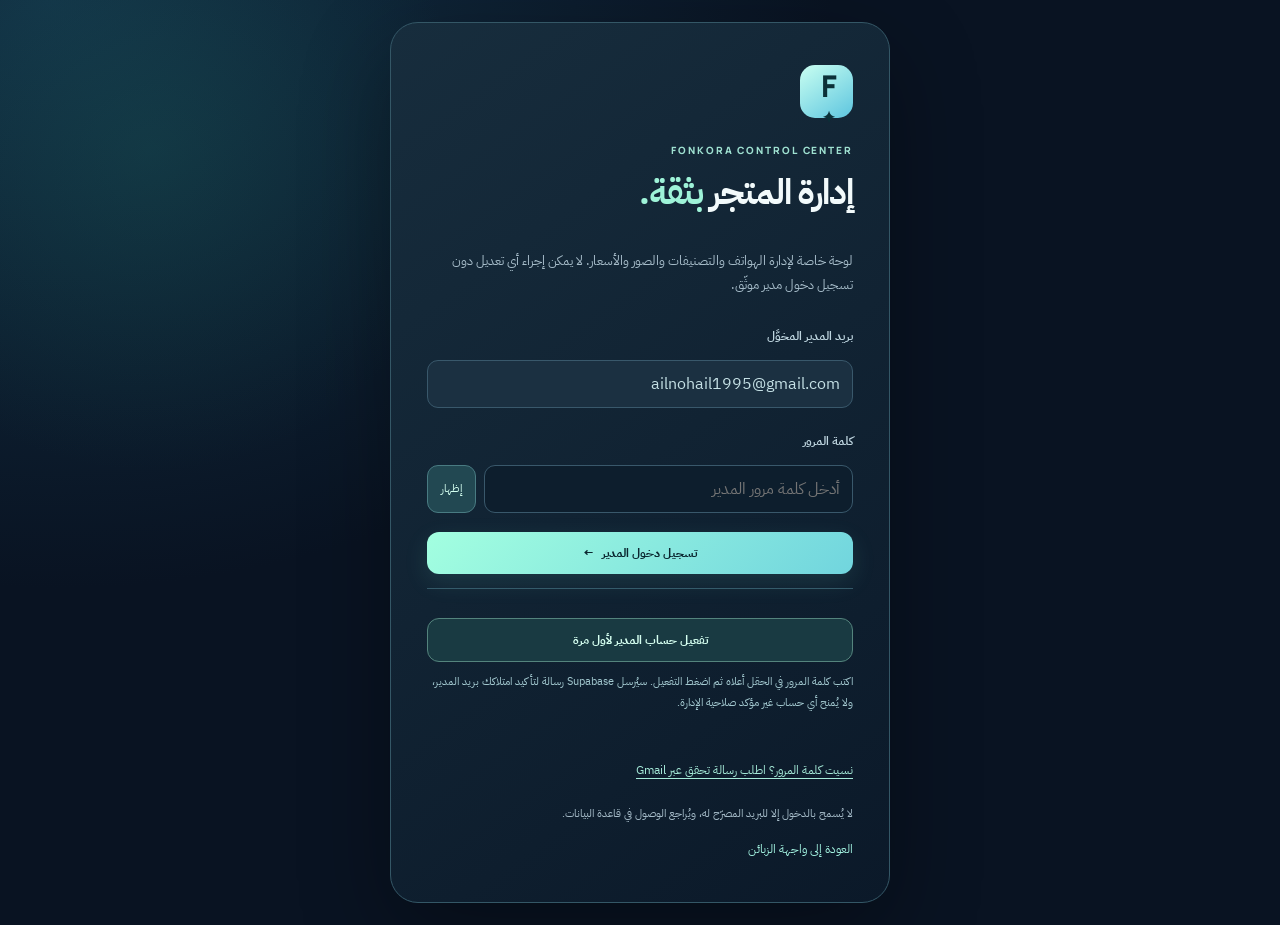
<file: admin.html>
<!doctype html>
<html lang="ar" dir="rtl">
<head>
<meta charset="utf-8">
<meta name="viewport" content="width=device-width,initial-scale=1,viewport-fit=cover">
<meta name="theme-color" content="#0a1323">
<meta name="robots" content="noindex,nofollow,noarchive">
<meta name="description" content="لوحة إدارة فونكورا — الدخول للمصرح لهم فقط">
<link rel="icon" href="./assets/icon.svg" type="image/svg+xml">
<link rel="stylesheet" href="./admin.css">
<title>لوحة إدارة فونكورا | FONKORA</title>
</head>
<body>
<div id="toast" role="status" aria-live="polite" class="toast"></div>
<section id="login" class="login-screen" aria-label="تسجيل دخول المدير">
 <div class="login-glow"></div>
 <div class="login-card">
  <div class="brand-mark" aria-hidden="true">F<span>✦</span></div>
  <p class="eyebrow">FONKORA CONTROL CENTER</p>
  <h1>إدارة المتجر <em>بثقة.</em></h1>
  <p class="muted">لوحة خاصة لإدارة الهواتف والتصنيفات والصور والأسعار. لا يمكن إجراء أي تعديل دون تسجيل دخول مدير موثّق.</p>
  <form id="loginForm">
   <label for="loginEmail">بريد المدير المخوَّل</label>
   <input id="loginEmail" type="email" autocomplete="username" value="ailnohail1995@gmail.com" readonly required>
   <label for="loginPassword">كلمة المرور</label>
   <div class="password-wrap"><input id="loginPassword" type="password" autocomplete="current-password" placeholder="أدخل كلمة مرور المدير" required minlength="8"><button type="button" id="showLoginPassword" class="password-visibility" aria-label="إظهار كلمة المرور">إظهار</button></div>
   <button id="loginSubmit" class="btn primary" type="submit">تسجيل دخول المدير <span aria-hidden="true">←</span></button>
  </form>
  <div class="first-activation">
   <button id="signupAdmin" class="btn outline" type="button">تفعيل حساب المدير لأول مرة</button>
   <p class="muted">اكتب كلمة المرور في الحقل أعلاه ثم اضغط التفعيل. سيُرسل Supabase رسالة لتأكيد امتلاكك بريد المدير، ولا يُمنح أي حساب غير مؤكد صلاحية الإدارة.</p>
   <form id="signupConfirmForm" class="hidden">
     <label for="signupConfirmationCode">رمز تأكيد Gmail، إذا وصل في الرسالة بدلاً من الرابط</label>
     <input id="signupConfirmationCode" inputmode="numeric" autocomplete="one-time-code" type="text" maxlength="12" placeholder="الرمز من رسالة التفعيل">
     <button id="verifySignup" class="btn outline" type="submit">تأكيد الحساب بالرمز</button>
   </form>
   <p id="signupStatus" role="status" class="muted"></p>
  </div>
  <button id="forgotPassword" type="button" class="quiet-reset">نسيت كلمة المرور؟ اطلب رسالة تحقق عبر Gmail</button>
  <form id="recoveryForm" class="hidden" autocomplete="off">
   <h2>تأكيد تغيير كلمة المرور</h2>
   <p class="muted" id="recoveryHelp">سنرسل رسالة استعادة إلى بريد المدير. افتح رابط التحقق، أو أدخل الرمز إذا وصل رمز رقمي.</p>
   <label for="recoveryCode">رمز التحقق من البريد (اختياري عند استخدام الرابط)</label>
   <input id="recoveryCode" type="text" inputmode="numeric" autocomplete="one-time-code" maxlength="12" placeholder="رمز التحقق إن كان مذكوراً في الرسالة">
   <label for="newPassword">كلمة المرور الجديدة</label>
   <input id="newPassword" type="password" autocomplete="new-password" minlength="12" placeholder="١٢ محرفاً على الأقل" required>
   <label for="confirmNewPassword">تأكيد كلمة المرور</label>
   <input id="confirmNewPassword" type="password" autocomplete="new-password" minlength="12" placeholder="أعد كتابة كلمة المرور الجديدة" required>
   <button id="confirmRecovery" class="btn primary" type="submit">تأكيد التحقق وتغيير كلمة المرور</button>
   <button id="cancelRecovery" type="button" class="btn outline">العودة إلى تسجيل الدخول</button>
  </form>
  <div id="loginStatus" class="message muted" role="status">لا يُسمح بالدخول إلا للبريد المصرّح له، ويُراجع الوصول في قاعدة البيانات.</div>
  <a class="quiet-link" href="./">العودة إلى واجهة الزبائن</a>
 </div>
</section>

<div id="dashboard" class="dashboard hidden">
 <aside class="sidebar">
  <div class="sidebar-brand"><div class="brand-mark">F<span>✦</span></div><div><strong>فونكورا</strong><small>لوحة الإدارة</small></div></div>
  <p class="side-section">المتجر</p>
  <nav aria-label="أقسام الإدارة">
   <button class="nav-btn active" data-page="overview">⌂ <span>نظرة عامة</span></button>
   <button class="nav-btn" data-page="phones">▣ <span>الهواتف والمواصفات</span></button>
   <button class="nav-btn" data-page="brands">◈ <span>الماركات</span></button>
   <button class="nav-btn" data-page="categories">◇ <span>تصنيفات الإكسسوارات</span></button>
   <button class="nav-btn" data-page="variants">▧ <span>الإصدارات والمخزون</span></button>
   <button class="nav-btn" data-page="prices">＄ <span>الأسعار الأولية</span></button>
   <button class="nav-btn" data-page="settings">⚙ <span>الإعدادات والأمان</span></button>
  </nav>
  <div class="sidebar-foot"><p id="identity" class="muted">مدير مخوَّل</p><a href="./" target="_blank" rel="noopener">عرض المتجر ↗</a><button id="logout" class="logout">تسجيل الخروج</button></div>
 </aside>
 <div class="main-area">
  <header class="topbar"><div><p class="eyebrow">FONKORA / ADMIN</p><h1 id="pageTitle">نظرة عامة</h1></div><div class="topbar-actions"><span class="state-chip">● اتصال آمن</span><button class="btn outline small" id="reloadAll">تحديث البيانات</button></div></header>
  <main class="content">
   <section class="tab active" id="page-overview">
    <div class="intro-banner"><p class="eyebrow">لوحة التحكم</p><h2>كل ما يحتاجه متجرك، في مكان واحد.</h2><p>أنشئ مسودات جديدة، راجع صور الأجهزة ومواصفاتها، ثم انشرها عندما تصبح صحيحة. لا تخلط الأسعار التقديرية بمنتجات متاحة للشراء.</p><div class="banner-actions"><button class="btn primary" data-open="phones" data-new="phone">+ إضافة هاتف</button><button class="btn outline" data-open="brands" data-new="brand">+ ماركة جديدة</button></div></div>
    <div class="stat-grid" id="stats"></div>
    <div class="grid-two"><div class="panel"><h3>خطوات نشر جهاز جديد</h3><div class="process"><span>١</span><p>حدّد الماركة وأدخل الاسم والمواصفات وروابط المصدر الرسمية.</p></div><div class="process"><span>٢</span><p>ارفع صورة الجهاز بعد تفريغها أو اختر رابطاً مرخّصاً للصورة.</p></div><div class="process"><span>٣</span><p>احفظ مسودة وأضف السعر الأولي أو إصداراً فعلياً، ثم انشر بعد المراجعة.</p></div></div><div class="panel"><h3>حالة البيع</h3><p class="safe-note">الكتالوج للعرض والاختيار حالياً. إضافة سعر أو مخزون هنا لا تفعّل الدفع أو تلقي طلبات العملاء تلقائياً.</p><p id="overviewCounts" class="muted"></p><button class="btn outline" data-open="prices">مراجعة الأسعار</button></div></div>
   </section>

   <section class="tab" id="page-phones">
    <div class="section-head"><div><h2>إدارة الهواتف</h2><p>أضف جهازاً بكل تفاصيله، أو عدّل الموجود، أو أوقف نشره.</p></div><button class="btn primary" id="newPhone">+ إضافة هاتف جديد</button></div>
    <div class="panel list-tools"><input id="phoneSearch" type="search" placeholder="ابحث بالاسم أو الماركة أو المعرّف..." aria-label="البحث في الهواتف"><select id="phoneStateFilter" aria-label="حالة النشر"><option value="all">كل الحالات</option><option value="published">المنشورة</option><option value="draft">المسودات</option></select><span id="phoneTotal" class="muted"></span></div>
    <div class="records" id="phonesList"></div>
   </section>

   <section class="tab" id="page-brands">
    <div class="section-head"><div><h2>الماركات</h2><p>أضف شركة جديدة لتظهر في شريط الماركات بعد نشرها.</p></div><button class="btn primary" id="newBrand">+ ماركة جديدة</button></div>
    <div id="brandsList" class="records"></div>
   </section>

   <section class="tab" id="page-categories">
    <div class="section-head"><div><h2>تصنيفات المتجر</h2><p>أنشئ تصنيفات للهواتف والإكسسوارات لتنظيم التصفح وإدارة الكتالوج.</p></div><div class="banner-actions"><button class="btn primary" id="newCatalogCategory">+ تصنيف عام</button><button class="btn outline" id="newCategory">+ تصنيف إكسسوار</button></div></div>
    <div class="panel"><h3>التصنيفات العامة</h3><div id="catalogCategoriesList" class="records"></div></div>
    <div class="panel"><h3>فئات الإكسسوارات والتوافق</h3><div id="categoriesList" class="records"></div></div>
   </section>

   <section class="tab" id="page-variants">
    <div class="section-head"><div><h2>الإصدارات والمخزون</h2><p>إدارة السعة والذاكرة واللون والـSKU والسعر والمخزون الفعلي.</p></div><button class="btn primary" id="newVariant">+ إضافة إصدار</button></div>
    <div id="variantsList" class="records"></div>
   </section>

   <section class="tab" id="page-prices">
    <div class="section-head"><div><h2>الأسعار الأولية</h2><p>عدّل تقديرات الأسعار بالدولار مع بقائها واضحة وغير معتمدة للبيع.</p></div></div>
    <div class="panel"><input id="priceSearch" type="search" placeholder="ابحث عن جهاز لتعديل سعره..."><div id="pricesList" class="price-list"></div></div>
   </section>

   <section class="tab" id="page-settings">
    <div class="section-head"><div><h2>الإعدادات والحماية</h2><p>صلاحيات المدير، وحالة خدمات التطبيق، وآلية نشر المنتجات.</p></div></div>
    <div class="grid-two">
      <div class="panel"><h3>حماية البيانات</h3><p>المدير المخوَّل: <strong>ailnohail1995@gmail.com</strong></p><button id="changePassword" type="button" class="btn outline">🔐 إرسال رمز تغيير كلمة المرور إلى Gmail</button>
<p id="recoveryStatus" class="muted">يُرسل رمز تحقق إلى البريد المسجّل للمدير، ثم يُستخدم لتغيير كلمة المرور.</p>
<form id="reauthPasswordForm" class="reauth-form hidden">
  <label for="reauthNonce">رمز التحقق الذي وصلك عبر Gmail</label>
  <input id="reauthNonce" type="text" inputmode="numeric" autocomplete="one-time-code" maxlength="12" placeholder="رمز إعادة التحقق" required>
  <label for="reauthNewPassword">كلمة المرور الجديدة</label>
  <input id="reauthNewPassword" type="password" autocomplete="new-password" minlength="12" placeholder="١٢ محرفاً على الأقل" required>
  <label for="reauthPasswordRepeat">تأكيد كلمة المرور</label>
  <input id="reauthPasswordRepeat" type="password" autocomplete="new-password" minlength="12" required>
  <div class="form-actions"><button id="saveVerifiedPassword" type="submit" class="btn primary">تأكيد الرمز وتغيير كلمة المرور</button><button id="cancelVerifiedPassword" type="button" class="btn outline">إلغاء</button></div>
</form><p>مسموح بالتعديل فقط لحساب المدير الموثَّق. تعمل سياسة RLS في قاعدة البيانات، وليس اعتماداً على إخفاء هذا الرابط.</p><p class="safe-note">صلاحية إضافة المنتجات لا تعني صلاحية إصدار فواتير أو تحصيل مدفوعات؛ هذه المزايا لم تُبنَ بعد.</p></div>
      <div class="panel"><h3>العملة وسعر الصرف</h3><p>يتلقى المتجر سعر الصرف المرجعي تلقائياً من خدمة Cloudflare المخصصة ويُظهر المصدر وتاريخ التحديث.</p><div id="fxInfo" class="muted">قراءة سعر الصرف...</div><button id="checkFx" class="btn outline">تحقق من السعر الآن</button></div>
      <div class="panel"><h3>صور المنتجات</h3><p>رفع صورة JPEG أو PNG أو WebP إلى مساحة فونكورا العامة، وتحويلها تلقائياً إلى WebP مضغوط. يُفضّل رفع صورة أصلية شفافة أو مرخّصة.</p><p class="muted">صورة الجهاز تُحفظ داخل تخزين مشروعك، لا في محادثة ChatGPT.</p></div>
      <div class="panel"><h3>عمليات التدقيق</h3><p>كل إضافة أو تعديل أو إيقاف نشر يُسجل في قاعدة البيانات بتاريخ ومرجع وحساب المنفّذ.</p><p class="muted">الاحتفاظ بسجل التعديلات يساعد في معالجة الأخطاء، لكنه لا يغني عن النسخ الاحتياطي.</p><button id="showAudit" type="button" class="btn outline">عرض آخر التغييرات</button><div id="auditList" class="audit-list muted" aria-live="polite"></div></div>
    </div>
   </section>
  </main>
 </div>
</div>

<div id="editorOverlay" class="editor-overlay hidden" role="presentation">
 <section class="editor-panel" role="dialog" aria-modal="true" aria-labelledby="editorHeading">
  <header class="editor-head"><div><p class="eyebrow">FONKORA EDITOR</p><h2 id="editorHeading">إضافة جديد</h2></div><button id="closeEditor" type="button" class="icon-close" aria-label="إغلاق">×</button></header>
  <form id="editorForm" autocomplete="off">
   <div id="editorFields"></div>
   <div id="editorStatus" class="muted" role="status"></div>
   <footer class="editor-foot"><button id="cancelEdit" type="button" class="btn outline">إلغاء</button><button id="saveEdit" type="submit" class="btn primary">حفظ البيانات</button></footer>
  </form>
 </section>
</div>
<script src="./admin.js" defer></script>
</body>
</html>
</file>
<file: admin.css>
@import url('https://fonts.googleapis.com/css2?family=IBM+Plex+Sans+Arabic:wght@400;500;600;700&family=Manrope:wght@500;600;700;800&display=swap');
:root{font-family:"IBM Plex Sans Arabic",Tahoma,Arial,sans-serif;color-scheme:dark;--bg:#091322;--panel:#101f30;--panel2:#15283a;--stroke:#31475a;--text:#f2fafb;--muted:#a6bcc9;--mint:#9ef3d8;--cyan:#65c7e0;--warning:#ffe0a2}
*{box-sizing:border-box}html,body{margin:0;min-height:100%;background:var(--bg);color:var(--text)}body{background:radial-gradient(ellipse at 4% 0%,#123146 0%,#091322 45%)}button,input,select,textarea{font:inherit}button{cursor:pointer}button:disabled{opacity:.6;cursor:wait}a{color:var(--mint);text-decoration:none}.hidden{display:none!important}.muted{color:var(--muted)}.eyebrow{font:800 10px Manrope,Tahoma,sans-serif;letter-spacing:1.9px;color:#9fe1d1}.btn{display:inline-flex;justify-content:center;align-items:center;gap:8px;border-radius:12px;border:1px solid #426677;padding:12px 19px;font-size:12px;font-weight:700;background:var(--panel2);color:var(--text);transition:.2s}.btn:hover{filter:brightness(1.15)}.btn.primary{background:linear-gradient(135deg,#a3ffe0,#71d5de);border:0;color:#0b2730;box-shadow:0 8px 25px rgba(104,224,207,.12)}.btn.outline{background:#163044;border-color:#527e88;color:#d6fff4}.btn.small{padding:8px 12px;font-size:11px}.quiet-link{display:inline-block;margin-top:18px;font-size:12px;color:#a1f1df}.toast{position:fixed;z-index:300;bottom:26px;left:50%;transform:translateX(-50%) translateY(40px);opacity:0;padding:13px 18px;max-width:min(95vw,600px);border:1px solid #518a85;border-radius:13px;background:#14352f;color:#e3fff1;transition:.2s;pointer-events:none;box-shadow:0 16px 45px #0008;font-size:13px}.toast.show{transform:translateX(-50%) translateY(0);opacity:1}.toast.error{border-color:#b77276;background:#42262d;color:#ffdedc}
input,select,textarea{color:var(--text);border:1px solid #39586b;background:#0d1e2d;border-radius:11px;padding:11px 12px;width:100%;min-width:0;outline-offset:2px}textarea{resize:vertical;min-height:98px;line-height:1.8}input:focus-visible,select:focus-visible,textarea:focus-visible{outline:2px solid var(--mint)}input[readonly]{background:#1b3041;color:#c5e0e5}label{font-size:12px;font-weight:600;color:#bed5df}h1,h2,h3,p{margin-top:0}h1,h2,h3{line-height:1.5}p{line-height:1.9;font-size:13px}.login-screen{min-height:100vh;display:grid;place-items:center;padding:22px;overflow:hidden;position:relative}.login-glow{position:absolute;width:700px;height:700px;border-radius:50%;background:radial-gradient(circle,#1b655d44,transparent 65%);top:-200px;left:-200px;pointer-events:none}.login-card{position:relative;z-index:1;width:100%;max-width:500px;border:1px solid #345766;background:linear-gradient(145deg,#172d3d,#0b1929);border-radius:28px;padding:42px 36px;box-shadow:0 30px 90px #0005}.brand-mark{background:linear-gradient(145deg,#c9fff1,#5dc5df);color:#0b3038;font:800 30px Manrope,sans-serif;display:grid;place-items:center;border-radius:15px;width:53px;height:53px;letter-spacing:-4px}.brand-mark span{font-size:16px}.login-card>.eyebrow{margin-top:25px}.login-card h1{font-size:35px;font-weight:700;letter-spacing:-1px}.login-card h1 em{color:var(--mint);font-style:normal}.login-card label{display:block;margin:16px 0 7px}.login-card .btn{width:100%;margin-top:11px}.login-card .message{font-size:11px;margin-top:16px}
.dashboard{display:grid;grid-template-columns:236px minmax(0,1fr);min-height:100vh}.sidebar{position:sticky;top:0;height:100vh;display:flex;flex-direction:column;gap:8px;border-left:1px solid #2b465a;background:#0d1b2b;padding:23px 14px}.sidebar-brand{display:flex;align-items:center;gap:12px;margin-bottom:26px;padding:5px}.sidebar-brand strong{display:block;font-size:18px}.sidebar-brand small{color:#96b8c7;font-size:10px}.side-section{font-size:10px;color:#7f9cad;padding:0 12px;margin:5px 0 7px}.sidebar nav{display:grid;gap:5px}.nav-btn{border:1px solid transparent;background:transparent;display:flex;align-items:center;text-align:right;gap:12px;color:#b9cbd6;padding:12px 15px;border-radius:12px;font-size:12px;font-weight:600}.nav-btn.active{background:#1c4548;color:#b5ffe3;border-color:#4a7773}.nav-btn:hover{background:#1b3546}.sidebar-foot{margin-top:auto;border-top:1px solid #30485a;padding:15px 8px;display:grid;gap:10px}.sidebar-foot p{font-size:10px;overflow-wrap:anywhere;margin:0}.sidebar-foot a{font-size:11px}.logout{background:#2c2231;color:#ffc9c9;border:1px solid #664e5f;border-radius:11px;padding:11px}.topbar{padding:25px 33px;border-bottom:1px solid #2d4657;background:#0c1928c2;display:flex;align-items:center;justify-content:space-between;gap:12px}.topbar h1{font-size:25px;margin:4px 0 0}.topbar .eyebrow{margin:0}.topbar-actions{display:flex;align-items:center;gap:13px}.state-chip{font-size:10px;color:#aeffdf;border-radius:50px;border:1px solid #35655f;padding:8px 10px;background:#173d3a;white-space:nowrap}.content{max-width:1400px;margin:0 auto;padding:27px 31px 60px}.tab{display:none}.tab.active{display:block}.intro-banner{border:1px solid #37747c;border-radius:24px;background:radial-gradient(circle at 20% 20%,#205d60,#122c43 65%,#112439);padding:29px;margin-bottom:20px}.intro-banner h2{font-size:26px;max-width:570px;margin:6px 0}.intro-banner>p:last-of-type{color:#b4d7db;max-width:650px}.banner-actions{display:flex;gap:10px;flex-wrap:wrap;margin-top:15px}.stat-grid{display:grid;grid-template-columns:repeat(4,minmax(0,1fr));gap:14px;margin-bottom:20px}.stat{background:var(--panel);border:1px solid var(--stroke);border-radius:18px;padding:19px}.stat small{font-size:11px;color:var(--muted)}.stat strong{display:block;font:800 28px Manrope,sans-serif;margin-top:9px;color:#d9fff2}.grid-two{display:grid;grid-template-columns:1fr 1fr;gap:18px}.panel{background:var(--panel);border:1px solid var(--stroke);border-radius:18px;padding:21px;margin-bottom:17px}.panel h3{font-size:16px}.safe-note{color:#e8d7a2;border:1px solid #716743;background:#433b2238;border-radius:13px;padding:12px}.process{display:flex;gap:11px;align-items:flex-start;margin:12px 0}.process span{border-radius:11px;background:#245854;color:var(--mint);padding:7px 12px;font-weight:700;font-size:12px}.process p{margin:0}.section-head{display:flex;justify-content:space-between;align-items:center;gap:15px;margin-bottom:17px}.section-head h2{font-size:23px;margin:0}.section-head p{color:var(--muted);margin:3px 0 0}.list-tools{display:flex;gap:11px;align-items:center}.list-tools input{max-width:500px}.list-tools select{max-width:180px}.records{display:grid;gap:10px}.record{display:flex;align-items:center;gap:14px;background:#112338;border:1px solid #325066;border-radius:15px;padding:13px 15px}.record-img{flex:none;width:66px;height:66px;border-radius:13px;border:1px solid #2b5165;object-fit:contain;background:radial-gradient(circle,#215366,#142f46)}.record-image-fallback{display:grid;place-items:center;color:#9ed9df;font-size:22px}.record-main{min-width:0;flex:1}.record-main strong{display:block;font-size:13px;line-height:1.6}.record-main p{color:#9cb8ca;font-size:11px;margin:2px 0;overflow-wrap:anywhere}.record-meta{display:flex;align-items:center;gap:8px;flex-wrap:wrap}.pill{font-size:10px;white-space:nowrap;border:1px solid #426878;border-radius:20px;padding:4px 9px;background:#203e50;color:#cce5ee}.pill.draft{border-color:#6f6252;color:#f4dcaf;background:#443721}.pill.published{border-color:#3e7163;color:#bcffe3;background:#1f4840}.record-action{background:#1e4551;border:1px solid #4b8382;color:#baffeb;padding:9px 13px;border-radius:10px;font-weight:600;font-size:11px}.price-list{display:grid;gap:7px;max-height:65vh;overflow:auto;margin-top:16px}.price-line{display:grid;grid-template-columns:1fr 130px 120px;align-items:center;gap:12px;padding:10px;border-bottom:1px solid #264054}.price-line strong{font-size:12px}.price-line small{display:block;color:var(--muted);font-size:10px}.price-line button{border:1px solid #588b83;background:#193f3c;color:#c0ffe3;padding:8px;border-radius:10px;font-size:11px}
.editor-overlay{position:fixed;z-index:150;inset:0;background:#030a11bb;display:flex;justify-content:flex-start;align-items:stretch}.editor-panel{width:min(790px,100vw);overflow:hidden;display:flex;flex-direction:column;height:100%;background:#0e1d2e;border-right:1px solid #4a6b7d;box-shadow:0 0 70px #0009}.editor-head{display:flex;align-items:center;justify-content:space-between;padding:20px 26px;border-bottom:1px solid #345168}.editor-head h2{margin:0;font-size:22px}.editor-head .eyebrow{margin:0}.icon-close{font-size:26px;color:#dfebf0;background:#183043;border:1px solid #47667b;border-radius:12px;width:43px;height:43px}.editor-panel form{display:flex;flex-direction:column;flex:1;min-height:0}.editor-panel #editorFields{overflow:auto;flex:1;padding:23px 25px}.form-grid{display:grid;grid-template-columns:1fr 1fr;gap:15px}.field{display:grid;gap:8px;margin-bottom:9px}.field.wide{grid-column:1/-1}.field small{color:var(--muted);font-size:10px}.checkbox-field{display:flex;gap:10px;align-items:center;border:1px solid #305168;border-radius:12px;background:#13293c;padding:13px}.checkbox-field input{width:20px;height:20px;accent-color:#88e8cf}.checkbox-field label{flex:1}.form-block-title{grid-column:1/-1;font-size:14px;margin:10px 0 0;padding-bottom:9px;border-bottom:1px solid #355163}.image-preview{border-radius:15px;background:radial-gradient(circle,#28495c,#0b1d2c);min-height:160px;display:grid;place-items:center;overflow:hidden}.image-preview img{max-height:200px;width:95%;object-fit:contain;filter:drop-shadow(0 12px 17px #0007)}.editor-foot{display:flex;justify-content:flex-end;gap:11px;border-top:1px solid #355163;padding:15px 25px;background:#102236}.editor-foot .btn{min-width:100px}.editor-panel #editorStatus{padding:7px 25px;font-size:11px;min-height:24px}.editor-tip{background:#143743;border:1px solid #3e6974;border-radius:12px;color:#d0f0ee;padding:11px 13px;font-size:11px;line-height:1.8}.warning-tip{background:#4235225a;border-color:#726142;color:#f4dfb2}
@media(max-width:1080px){.stat-grid{grid-template-columns:repeat(2,minmax(0,1fr))}.grid-two{grid-template-columns:1fr}.sidebar{width:218px}.dashboard{grid-template-columns:218px 1fr}}
@media(max-width:750px){.dashboard{display:block}.sidebar{width:100%;height:auto;position:sticky;top:0;z-index:50;padding:9px 12px;background:#0d1b2bee;border-bottom:1px solid #365568;border-left:0}.sidebar-brand{margin:0}.sidebar-brand .brand-mark{height:35px;width:35px;font-size:20px}.sidebar-brand small,.sidebar .side-section,.sidebar-foot{display:none}.sidebar nav{display:flex;overflow:auto;gap:6px;padding-bottom:5px}.nav-btn{flex:none;padding:9px 11px;white-space:nowrap;font-size:11px}.topbar{padding:13px 16px}.topbar h1{font-size:18px}.topbar .state-chip{display:none}.content{padding:15px 13px 38px}.intro-banner{padding:22px}.intro-banner h2{font-size:22px}.stat-grid{gap:9px}.stat{padding:15px}.stat strong{font-size:23px}.section-head{align-items:flex-start;flex-wrap:wrap}.section-head h2{font-size:20px}.list-tools{flex-wrap:wrap}.list-tools input{width:100%;max-width:unset}.list-tools select{flex:1}.record{gap:10px;padding:11px}.record-img{width:51px;height:57px}.record-action{padding:8px}.record-main strong{font-size:11px}.record-meta .pill{font-size:9px}.price-line{grid-template-columns:1fr 96px 65px;gap:5px}.price-line input{padding:7px}.price-line button{padding:8px 5px}.editor-head{padding:15px}.editor-panel #editorFields{padding:16px}.editor-foot{padding:12px}.form-grid{grid-template-columns:1fr}.field.wide,.form-block-title{grid-column:1}.editor-panel{width:100vw}.login-card{padding:28px 19px}.login-card h1{font-size:28px}}

.audit-list{margin-top:12px}.audit-wrap{display:grid;gap:8px;margin-top:14px}.audit-line{border:1px solid #36566b;background:#11283b;border-radius:10px;padding:10px;display:flex;gap:9px;flex-wrap:wrap;align-items:center;font-size:11px}.audit-line b{color:#b4ffe1}.audit-line span{color:#c6dce5;flex:1;overflow-wrap:anywhere}.audit-line small{color:#95b9c4}

/* Manager password-based login and mail-verified recovery */
.login-card form{display:grid;gap:8px}
.login-card form h2{font-size:19px;color:#d7fff3;margin:12px 0 0}
.login-card .password-wrap{display:flex;align-items:stretch;gap:8px}
.login-card .password-wrap input{flex:1;width:auto;min-width:0}
.password-visibility{flex:none;border:1px solid #497b82;border-radius:11px;background:#224852;color:#d4fff0;font-size:11px;padding:0 13px}
.quiet-reset{margin-top:15px;display:block;padding:10px 0;background:transparent;border:0;color:#a6ebd9;text-align:right;font-size:12px;text-decoration:underline;text-underline-offset:4px;cursor:pointer}
#recoveryForm{margin-top:17px;border-top:1px solid #436270;padding-top:18px}
#recoveryHelp{font-size:11px;margin:0 0 6px;color:#b9d4df}
#recoveryForm label{margin:3px 0 0}
#recoveryForm input{min-height:42px}
#recoveryForm .btn{margin-top:5px}
#changePassword{margin:5px 0 9px}
#recoveryStatus{font-size:11px}

/* Account activation with browser-only password entry and email verification. */
.first-activation{border-top:1px solid #335767;margin-top:14px;padding-top:18px}
.first-activation>.btn{width:100%;border-color:#54847d;background:#193a42;color:#d5fff0}
.first-activation>p{font-size:11px;color:#a3c9d0;margin:10px 0}
#signupConfirmForm{margin-top:14px;padding:11px;background:#152c3d;border:1px solid #416278;border-radius:14px}
#signupConfirmForm>label{font-size:11px}
#signupConfirmForm .btn{margin-top:8px}
#signupStatus{min-height:12px}

.reauth-form{border:1px solid #366f6b;border-radius:15px;background:#102f34;margin:15px 0;padding:15px;display:grid;gap:10px}
.reauth-form label{font-size:11px;color:#d3e9e2}
.reauth-form .form-actions{display:flex;gap:8px;flex-wrap:wrap}
.reauth-form .form-actions .btn{font-size:11px;padding:9px 12px}
</file>
